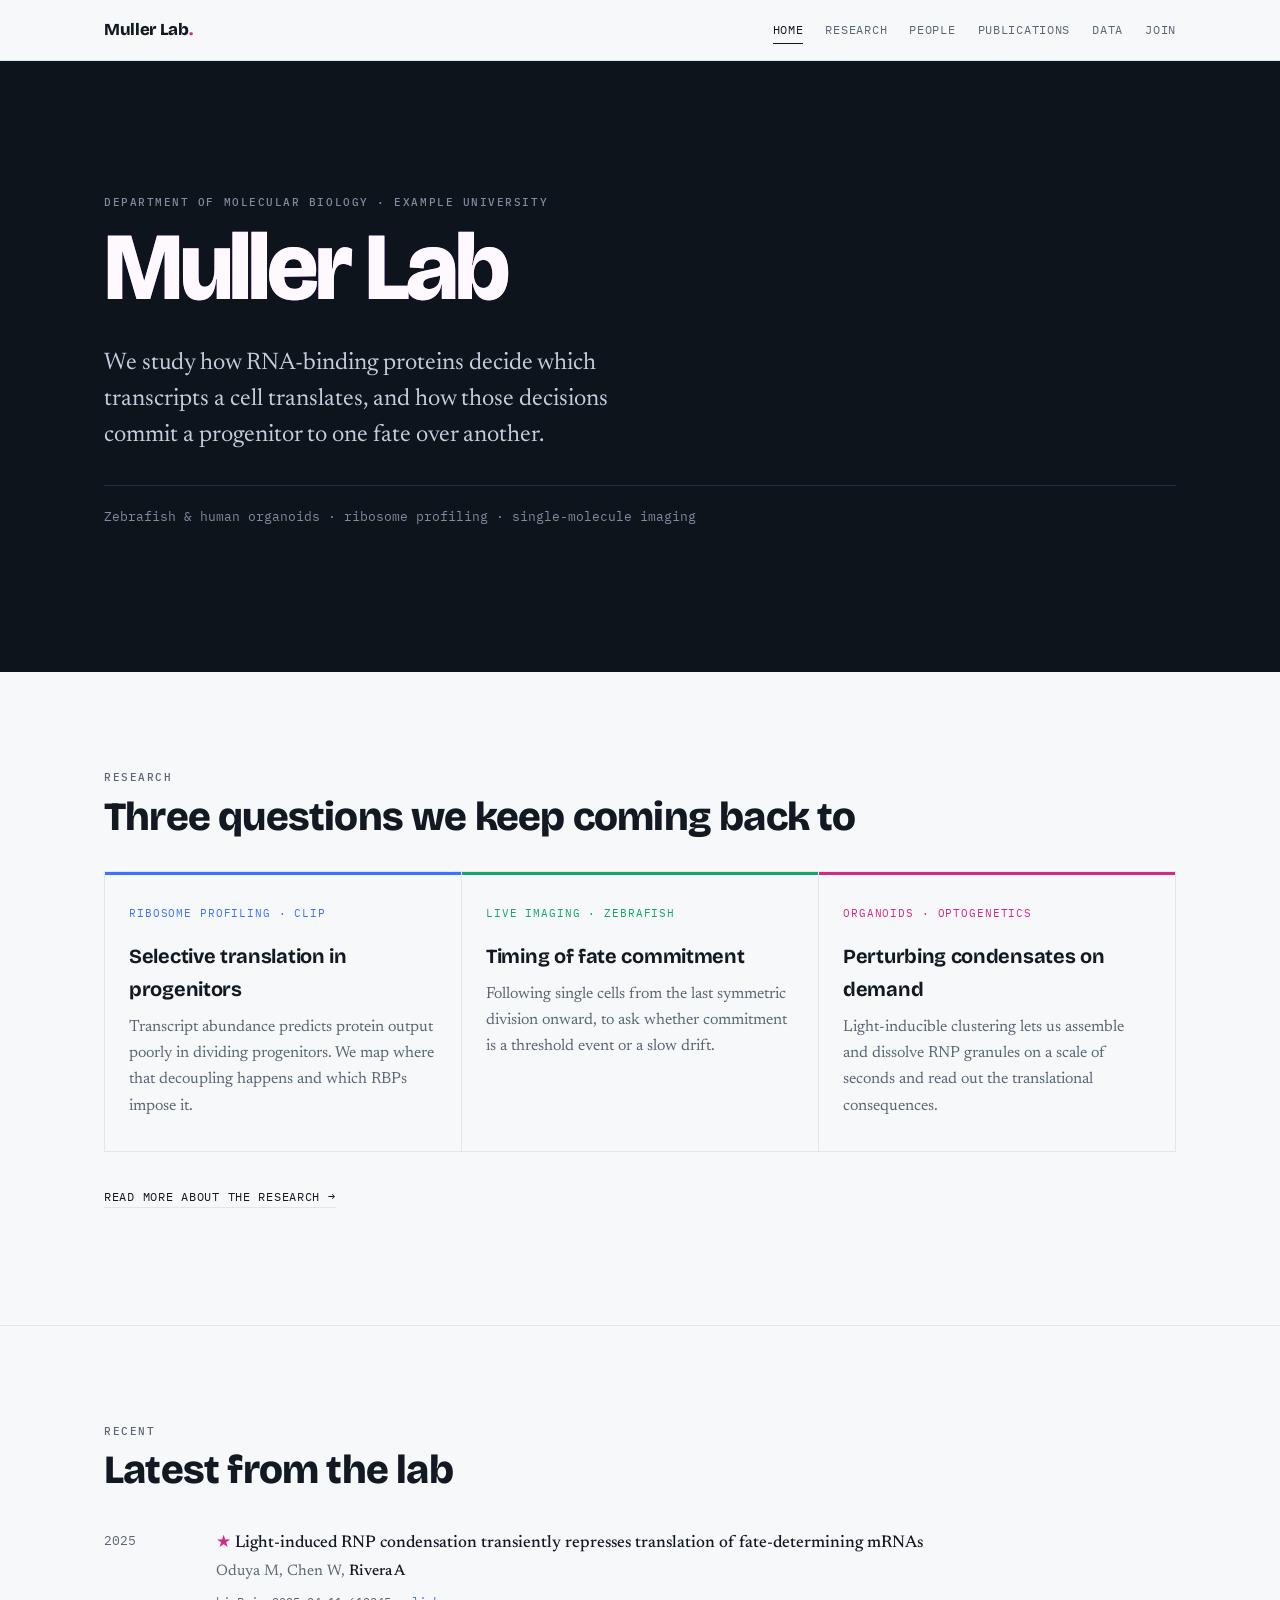
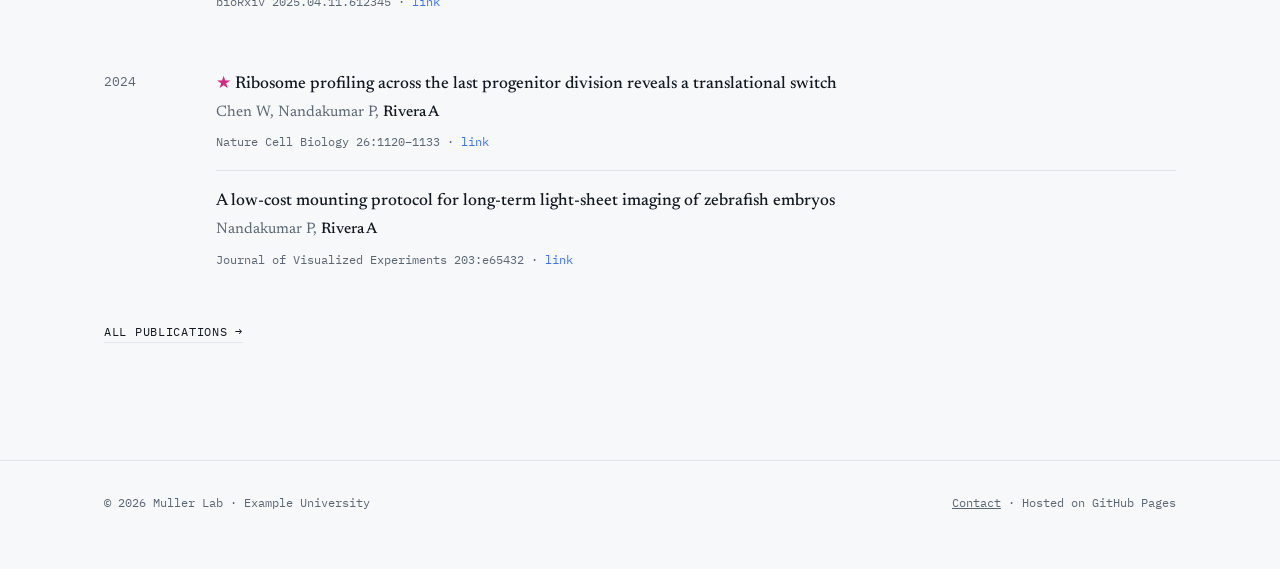
<file: index.html>
<!DOCTYPE html>
<html lang="en">
<head>
<meta charset="utf-8">
<meta name="viewport" content="width=device-width, initial-scale=1">
<title>Muller Lab — RNA regulation in development</title>
<meta name="description" content="The Muller Lab studies how RNA-binding proteins control cell fate decisions during vertebrate development.">
<meta property="og:title" content="Muller Lab">
<meta property="og:description" content="RNA regulation in development.">
<meta property="og:image" content="images/preview.png">
<meta property="og:type" content="website">
<link rel="preconnect" href="https://fonts.gstatic.com" crossorigin>
<link href="https://fonts.googleapis.com/css2?family=Bricolage+Grotesque:opsz,wght@12..96,500;12..96,700;12..96,800&family=Newsreader:ital,opsz,wght@0,6..72,400;0,6..72,500;1,6..72,400&family=IBM+Plex+Mono:wght@400;500&display=swap" rel="stylesheet">
<link rel="stylesheet" href="styles.css">
</head>
<body>

<!-- ===== NAV — identical on all five pages except aria-current ===== -->
<header class="topbar">
  <div class="wrap">
    <a class="brand" href="index.html">Muller Lab<span>.</span></a>
    <nav class="nav" aria-label="Main">
      <a href="index.html" aria-current="page">Home</a>
      <a href="research.html">Research</a>
      <a href="people.html">People</a>
      <a href="publications.html">Publications</a>
      <a href="explore.html">Data</a>
      <a href="join.html">Join</a>
    </nav>
  </div>
</header>

<main>
<div class="hero">
  <div class="wrap">
    <p class="eyebrow">Department of Molecular Biology · Example University</p>
    <h1 class="merge">Muller Lab</h1>
    <p class="hero-lede">We study how RNA-binding proteins decide which transcripts a cell translates, and how those decisions commit a progenitor to one fate over another.</p>
    <p class="hero-meta">Zebrafish &amp; human organoids · ribosome profiling · single-molecule imaging</p>
  </div>
</div>

<section>
  <div class="wrap">
    <p class="eyebrow">Research</p>
    <h2 class="section-title">Three questions we keep coming back to</h2>
    <div class="areas">
      <article class="area" style="--c:var(--ch-blue)">
        <span class="method">Ribosome profiling · CLIP</span>
        <h3>Selective translation in progenitors</h3>
        <p>Transcript abundance predicts protein output poorly in dividing progenitors. We map where that decoupling happens and which RBPs impose it.</p>
      </article>
      <article class="area" style="--c:var(--ch-green)">
        <span class="method">Live imaging · zebrafish</span>
        <h3>Timing of fate commitment</h3>
        <p>Following single cells from the last symmetric division onward, to ask whether commitment is a threshold event or a slow drift.</p>
      </article>
      <article class="area" style="--c:var(--ch-magenta)">
        <span class="method">Organoids · optogenetics</span>
        <h3>Perturbing condensates on demand</h3>
        <p>Light-inducible clustering lets us assemble and dissolve RNP granules on a scale of seconds and read out the translational consequences.</p>
      </article>
    </div>
    <p style="margin-top:2rem"><a class="more" href="research.html">Read more about the research →</a></p>
  </div>
</section>

<section>
  <div class="wrap">
    <p class="eyebrow">Recent</p>
    <h2 class="section-title">Latest from the lab</h2>
    <!-- data-limit="3" shows only the three newest entries from site.js -->
    <div id="pub-list" data-limit="3"></div>
    <p style="margin-top:2rem"><a class="more" href="publications.html">All publications →</a></p>
  </div>
</section>
</main>

<footer>
  <div class="wrap">
    <span>© <span class="js-year"></span> Muller Lab · Example University</span>
    <span><a href="join.html">Contact</a> · Hosted on GitHub Pages</span>
  </div>
</footer>

<script src="site.js"></script>
</body>
</html>
</file>
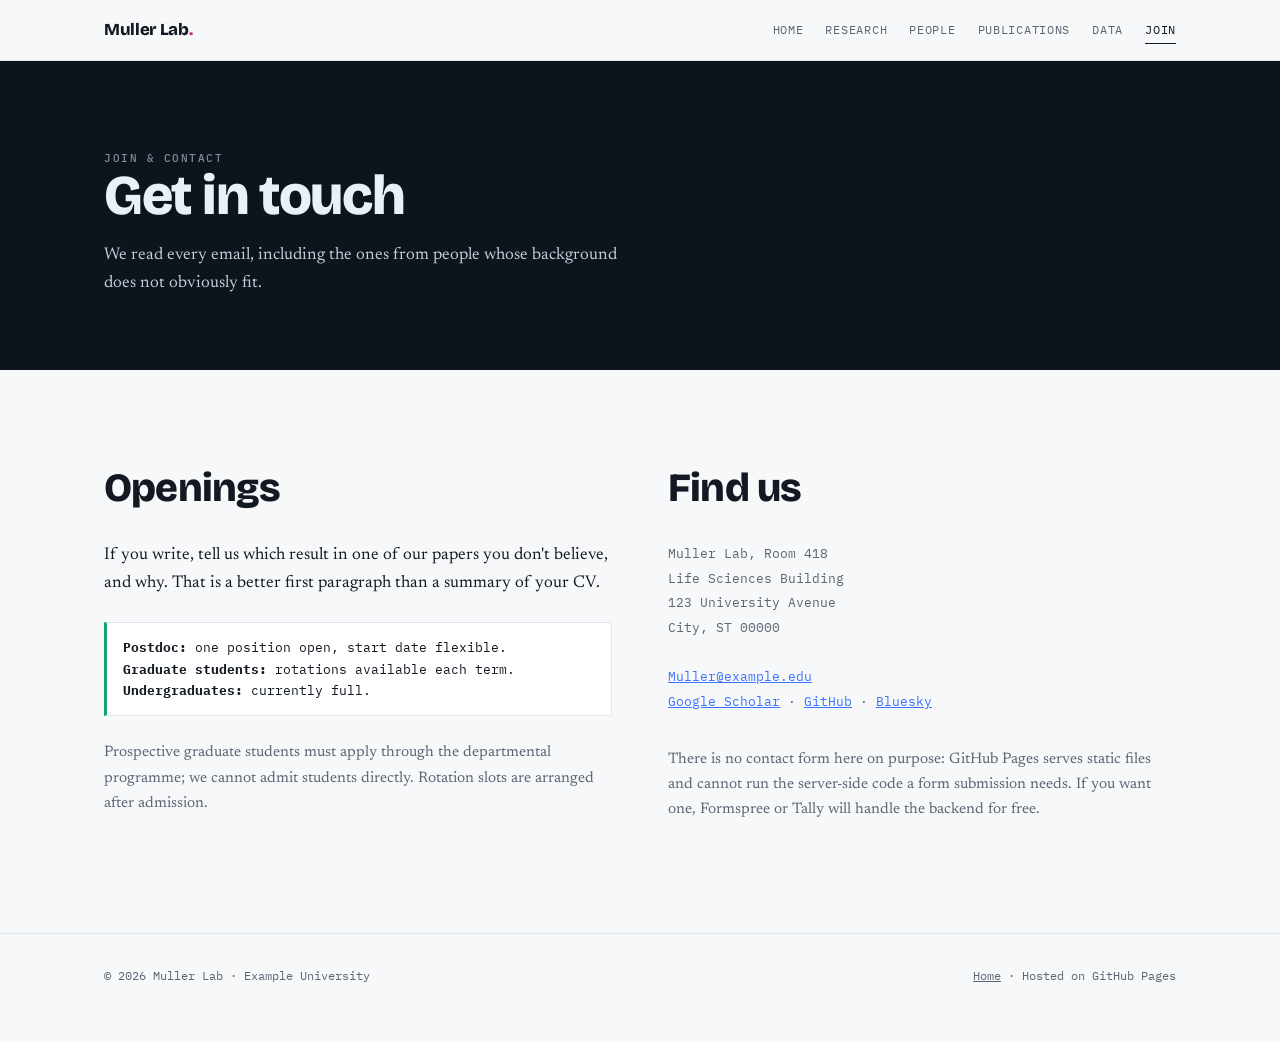
<file: join.html>
<!DOCTYPE html>
<html lang="en">
<head>
<meta charset="utf-8">
<meta name="viewport" content="width=device-width, initial-scale=1">
<title>Join &amp; contact — Muller Lab</title>
<meta name="description" content="Open positions and contact details for the Muller Lab.">
<link rel="preconnect" href="https://fonts.gstatic.com" crossorigin>
<link href="https://fonts.googleapis.com/css2?family=Bricolage+Grotesque:opsz,wght@12..96,500;12..96,700;12..96,800&family=Newsreader:ital,opsz,wght@0,6..72,400;0,6..72,500;1,6..72,400&family=IBM+Plex+Mono:wght@400;500&display=swap" rel="stylesheet">
<link rel="stylesheet" href="styles.css">
</head>
<body>

<header class="topbar">
  <div class="wrap">
    <a class="brand" href="index.html">Muller Lab<span>.</span></a>
    <nav class="nav" aria-label="Main">
      <a href="index.html">Home</a>
      <a href="research.html">Research</a>
      <a href="people.html">People</a>
      <a href="publications.html">Publications</a>
      <a href="explore.html">Data</a>
      <a href="join.html" aria-current="page">Join</a>
    </nav>
  </div>
</header>

<main>
<div class="page-head">
  <div class="wrap">
    <p class="eyebrow">Join &amp; contact</p>
    <h1>Get in touch</h1>
    <p>We read every email, including the ones from people whose background does not obviously fit.</p>
  </div>
</div>

<section>
  <div class="wrap">
    <div class="two-col">
      <div>
        <h2 class="section-title">Openings</h2>
        <p>If you write, tell us which result in one of our papers you don't believe, and why. That is a better first paragraph than a summary of your CV.</p>
        <div class="status">
          <strong>Postdoc:</strong> one position open, start date flexible.<br>
          <strong>Graduate students:</strong> rotations available each term.<br>
          <strong>Undergraduates:</strong> currently full.
        </div>
        <p style="color:var(--ink-soft); font-size:.95rem">Prospective graduate students must apply through the departmental programme; we cannot admit students directly. Rotation slots are arranged after admission.</p>
      </div>
      <div>
        <h2 class="section-title">Find us</h2>
        <address class="addr">
          Muller Lab, Room 418<br>
          Life Sciences Building<br>
          123 University Avenue<br>
          City, ST 00000<br><br>
          <a href="mailto:Muller@example.edu">Muller@example.edu</a><br>
          <a href="https://scholar.google.com/">Google&nbsp;Scholar</a> ·
          <a href="https://github.com/">GitHub</a> ·
          <a href="https://bsky.app/">Bluesky</a>
        </address>
        <p style="color:var(--ink-soft); font-size:.95rem; margin-top:2rem">
          There is no contact form here on purpose: GitHub Pages serves static files and cannot run the server-side code a form submission needs. If you want one, Formspree or Tally will handle the backend for free.
        </p>
      </div>
    </div>
  </div>
</section>
</main>

<footer>
  <div class="wrap">
    <span>© <span class="js-year"></span> Muller Lab · Example University</span>
    <span><a href="index.html">Home</a> · Hosted on GitHub Pages</span>
  </div>
</footer>

<script src="site.js"></script>
</body>
</html>
</file>
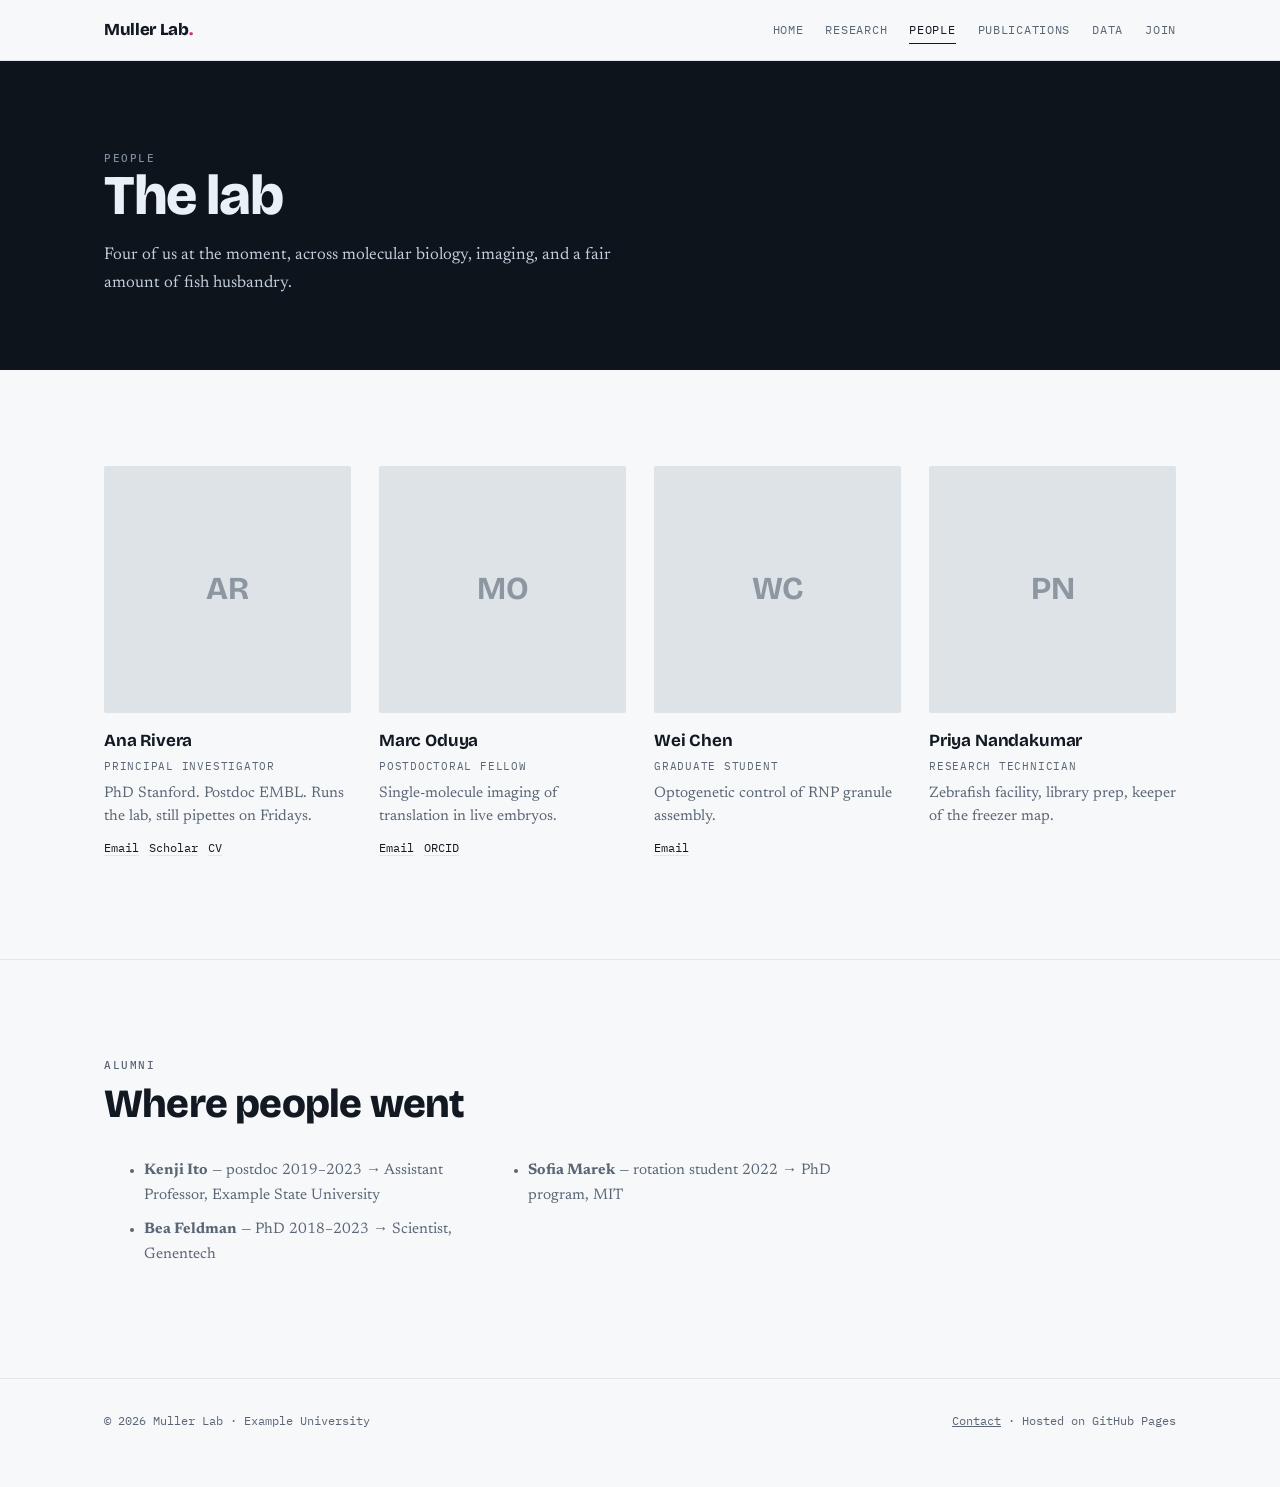
<file: people.html>
<!DOCTYPE html>
<html lang="en">
<head>
<meta charset="utf-8">
<meta name="viewport" content="width=device-width, initial-scale=1">
<title>People — Muller Lab</title>
<meta name="description" content="Members of the Muller Lab.">
<link rel="preconnect" href="https://fonts.gstatic.com" crossorigin>
<link href="https://fonts.googleapis.com/css2?family=Bricolage+Grotesque:opsz,wght@12..96,500;12..96,700;12..96,800&family=Newsreader:ital,opsz,wght@0,6..72,400;0,6..72,500;1,6..72,400&family=IBM+Plex+Mono:wght@400;500&display=swap" rel="stylesheet">
<link rel="stylesheet" href="styles.css">
</head>
<body>

<header class="topbar">
  <div class="wrap">
    <a class="brand" href="index.html">Muller Lab<span>.</span></a>
    <nav class="nav" aria-label="Main">
      <a href="index.html">Home</a>
      <a href="research.html">Research</a>
      <a href="people.html" aria-current="page">People</a>
      <a href="publications.html">Publications</a>
      <a href="explore.html">Data</a>
      <a href="join.html">Join</a>
    </nav>
  </div>
</header>

<main>
<div class="page-head">
  <div class="wrap">
    <p class="eyebrow">People</p>
    <h1>The lab</h1>
    <p>Four of us at the moment, across molecular biology, imaging, and a fair amount of fish husbandry.</p>
  </div>
</div>

<section>
  <div class="wrap">
    <!-- Filled from the PEOPLE array in site.js -->
    <div class="people" id="people-grid"></div>
  </div>
</section>

<section>
  <div class="wrap">
    <p class="eyebrow">Alumni</p>
    <h2 class="section-title">Where people went</h2>
    <ul class="alumni">
      <li><strong>Kenji Ito</strong> — postdoc 2019–2023 → Assistant Professor, Example State University</li>
      <li><strong>Bea Feldman</strong> — PhD 2018–2023 → Scientist, Genentech</li>
      <li><strong>Sofia Marek</strong> — rotation student 2022 → PhD program, MIT</li>
    </ul>
  </div>
</section>
</main>

<footer>
  <div class="wrap">
    <span>© <span class="js-year"></span> Muller Lab · Example University</span>
    <span><a href="join.html">Contact</a> · Hosted on GitHub Pages</span>
  </div>
</footer>

<script src="site.js"></script>
</body>
</html>
</file>
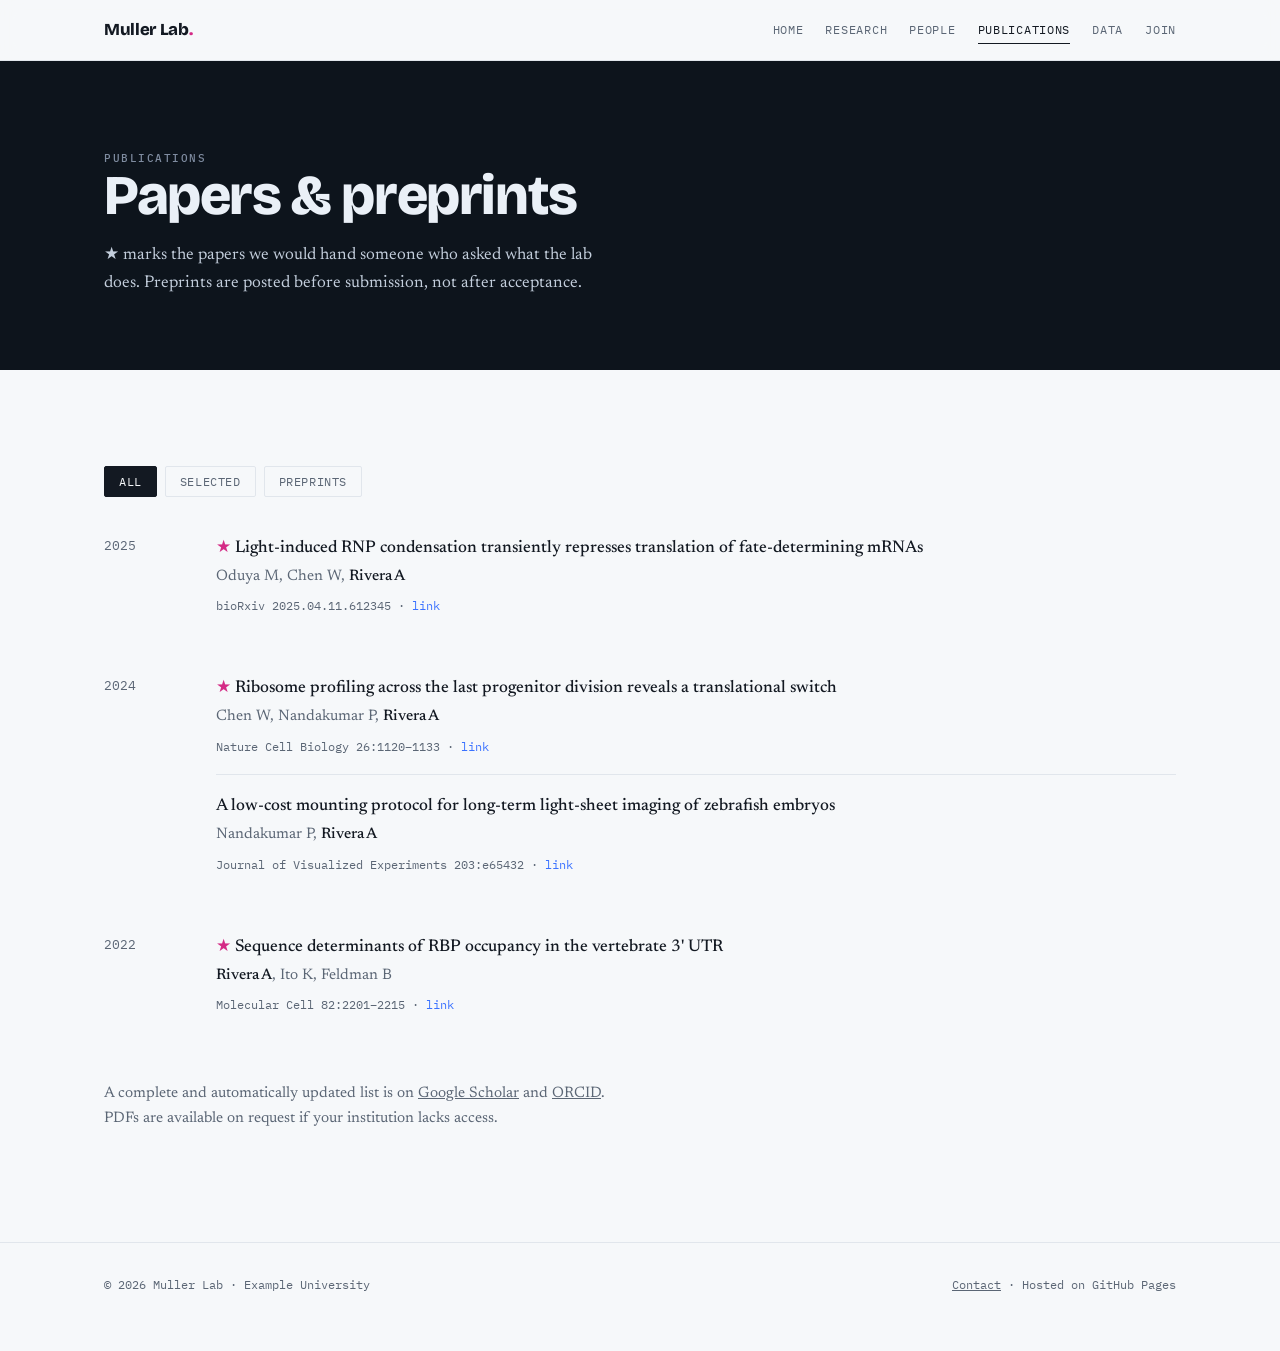
<file: publications.html>
<!DOCTYPE html>
<html lang="en">
<head>
<meta charset="utf-8">
<meta name="viewport" content="width=device-width, initial-scale=1">
<title>Publications — Muller Lab</title>
<meta name="description" content="Papers and preprints from the Muller Lab.">
<link rel="preconnect" href="https://fonts.gstatic.com" crossorigin>
<link href="https://fonts.googleapis.com/css2?family=Bricolage+Grotesque:opsz,wght@12..96,500;12..96,700;12..96,800&family=Newsreader:ital,opsz,wght@0,6..72,400;0,6..72,500;1,6..72,400&family=IBM+Plex+Mono:wght@400;500&display=swap" rel="stylesheet">
<link rel="stylesheet" href="styles.css">
</head>
<body>

<header class="topbar">
  <div class="wrap">
    <a class="brand" href="index.html">Muller Lab<span>.</span></a>
    <nav class="nav" aria-label="Main">
      <a href="index.html">Home</a>
      <a href="research.html">Research</a>
      <a href="people.html">People</a>
      <a href="publications.html" aria-current="page">Publications</a>
      <a href="explore.html">Data</a>
      <a href="join.html">Join</a>
    </nav>
  </div>
</header>

<main>
<div class="page-head">
  <div class="wrap">
    <p class="eyebrow">Publications</p>
    <h1>Papers &amp; preprints</h1>
    <p>★ marks the papers we would hand someone who asked what the lab does. Preprints are posted before submission, not after acceptance.</p>
  </div>
</div>

<section>
  <div class="wrap">
    <div class="pub-filters" id="pub-filters">
      <button data-filter="all" aria-pressed="true">All</button>
      <button data-filter="selected" aria-pressed="false">Selected</button>
      <button data-filter="preprint" aria-pressed="false">Preprints</button>
    </div>
    <!-- No data-limit here, so the full list renders -->
    <div id="pub-list"></div>

    <p style="margin-top:3rem; color:var(--ink-soft); font-size:.95rem; max-width:56ch">
      A complete and automatically updated list is on
      <a href="https://scholar.google.com/">Google Scholar</a> and
      <a href="https://orcid.org/">ORCID</a>. PDFs are available on request if your institution lacks access.
    </p>
  </div>
</section>
</main>

<footer>
  <div class="wrap">
    <span>© <span class="js-year"></span> Muller Lab · Example University</span>
    <span><a href="join.html">Contact</a> · Hosted on GitHub Pages</span>
  </div>
</footer>

<script src="site.js"></script>
</body>
</html>
</file>
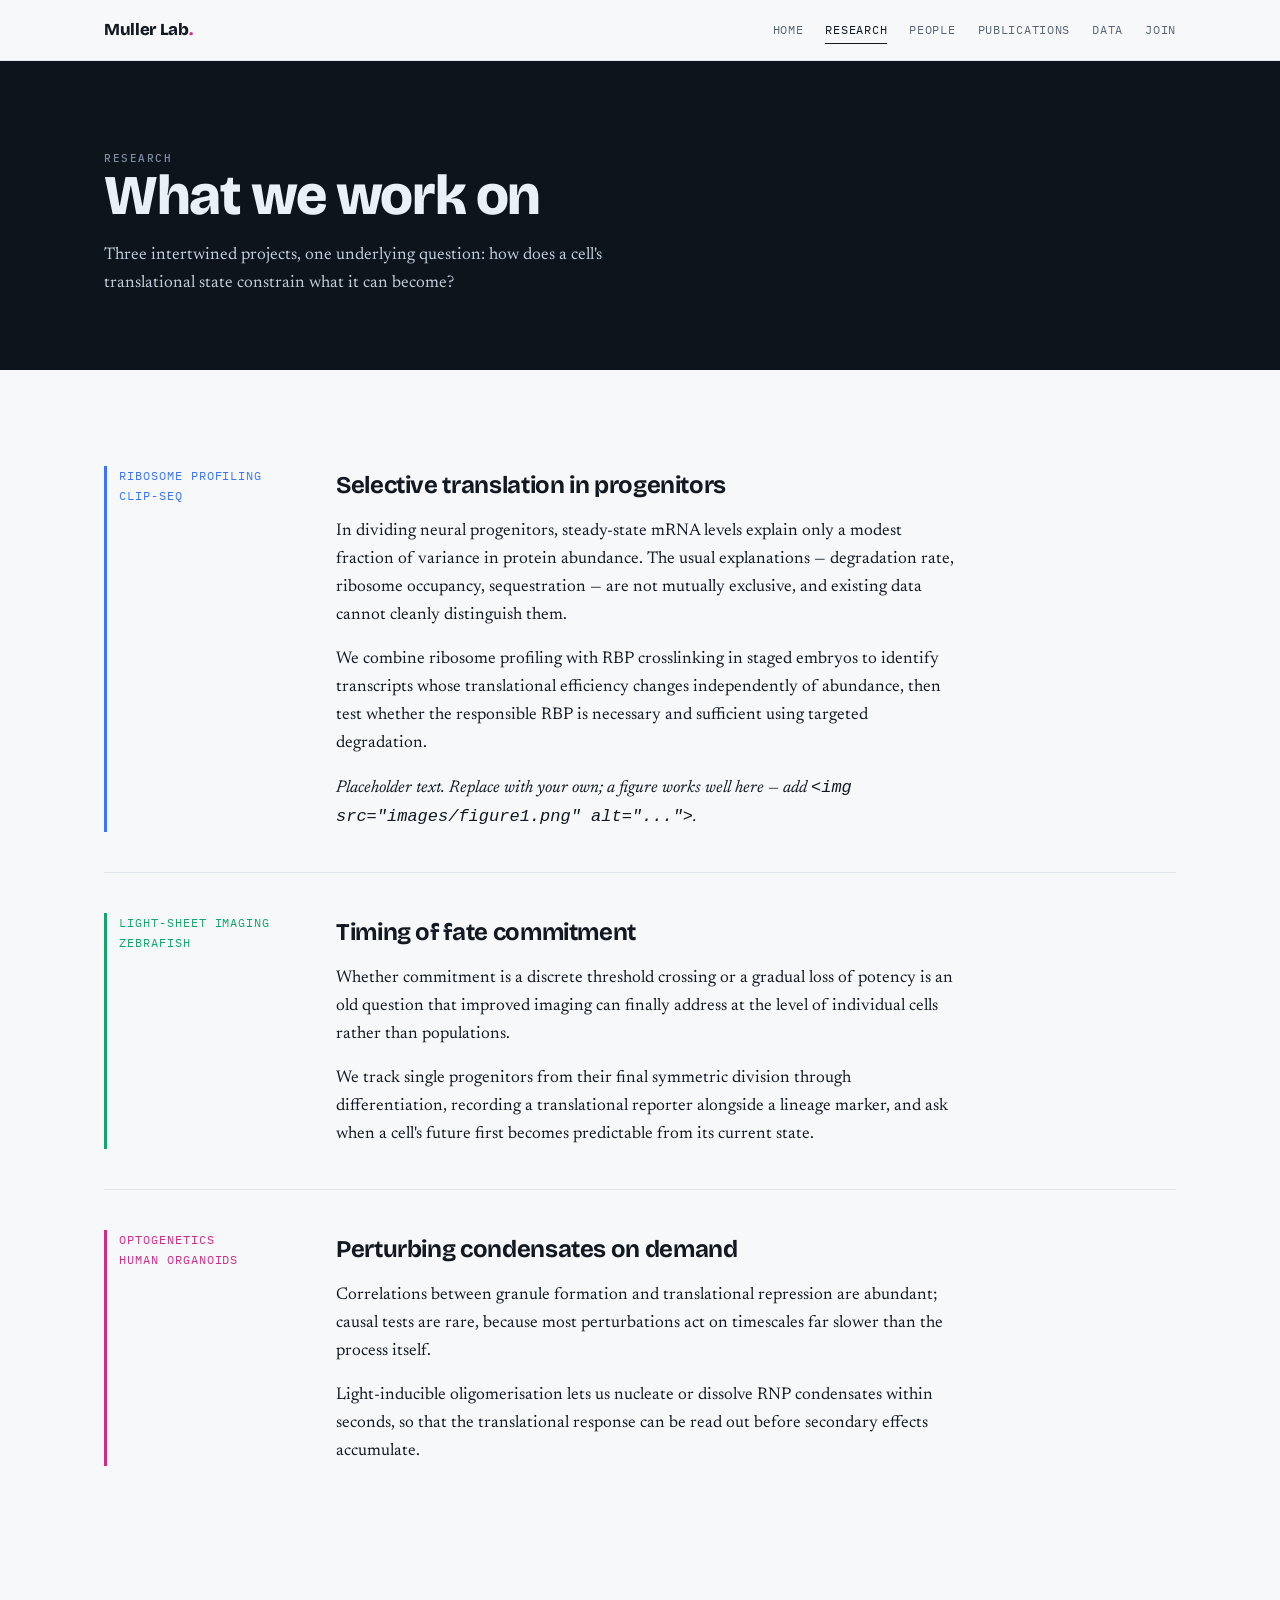
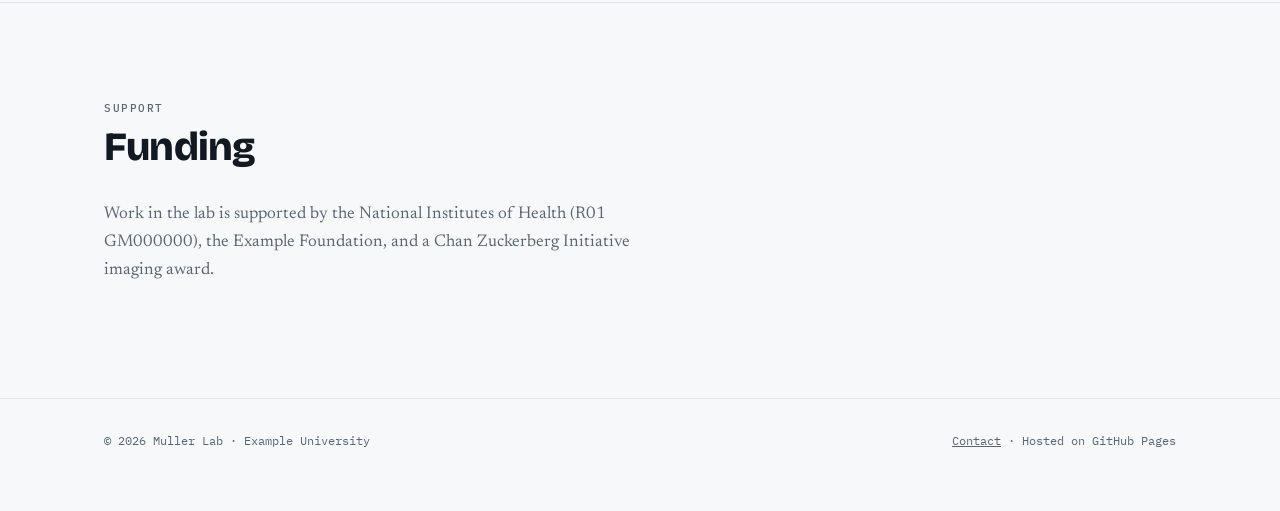
<file: research.html>
<!DOCTYPE html>
<html lang="en">
<head>
<meta charset="utf-8">
<meta name="viewport" content="width=device-width, initial-scale=1">
<title>Research — Muller Lab</title>
<meta name="description" content="Research in the Muller Lab: selective translation, fate commitment timing, and optogenetic control of RNP condensates.">
<link rel="preconnect" href="https://fonts.gstatic.com" crossorigin>
<link href="https://fonts.googleapis.com/css2?family=Bricolage+Grotesque:opsz,wght@12..96,500;12..96,700;12..96,800&family=Newsreader:ital,opsz,wght@0,6..72,400;0,6..72,500;1,6..72,400&family=IBM+Plex+Mono:wght@400;500&display=swap" rel="stylesheet">
<link rel="stylesheet" href="styles.css">
</head>
<body>

<header class="topbar">
  <div class="wrap">
    <a class="brand" href="index.html">Muller Lab<span>.</span></a>
    <nav class="nav" aria-label="Main">
      <a href="index.html">Home</a>
      <a href="research.html" aria-current="page">Research</a>
      <a href="people.html">People</a>
      <a href="publications.html">Publications</a>
      <a href="explore.html">Data</a>
      <a href="join.html">Join</a>
    </nav>
  </div>
</header>

<main>
<div class="page-head">
  <div class="wrap">
    <p class="eyebrow">Research</p>
    <h1>What we work on</h1>
    <p>Three intertwined projects, one underlying question: how does a cell's translational state constrain what it can become?</p>
  </div>
</div>

<section>
  <div class="wrap">

    <!-- One .detail block per project. Duplicate to add another. -->
    <article class="detail" style="--c:var(--ch-blue)">
      <div class="tag">Ribosome profiling<br>CLIP-seq</div>
      <div>
        <h2>Selective translation in progenitors</h2>
        <p>In dividing neural progenitors, steady-state mRNA levels explain only a modest fraction of variance in protein abundance. The usual explanations — degradation rate, ribosome occupancy, sequestration — are not mutually exclusive, and existing data cannot cleanly distinguish them.</p>
        <p>We combine ribosome profiling with RBP crosslinking in staged embryos to identify transcripts whose translational efficiency changes independently of abundance, then test whether the responsible RBP is necessary and sufficient using targeted degradation.</p>
        <p><em>Placeholder text. Replace with your own; a figure works well here — add <code>&lt;img src="images/figure1.png" alt="..."&gt;</code>.</em></p>
      </div>
    </article>

    <article class="detail" style="--c:var(--ch-green)">
      <div class="tag">Light-sheet imaging<br>Zebrafish</div>
      <div>
        <h2>Timing of fate commitment</h2>
        <p>Whether commitment is a discrete threshold crossing or a gradual loss of potency is an old question that improved imaging can finally address at the level of individual cells rather than populations.</p>
        <p>We track single progenitors from their final symmetric division through differentiation, recording a translational reporter alongside a lineage marker, and ask when a cell's future first becomes predictable from its current state.</p>
      </div>
    </article>

    <article class="detail" style="--c:var(--ch-magenta)">
      <div class="tag">Optogenetics<br>Human organoids</div>
      <div>
        <h2>Perturbing condensates on demand</h2>
        <p>Correlations between granule formation and translational repression are abundant; causal tests are rare, because most perturbations act on timescales far slower than the process itself.</p>
        <p>Light-inducible oligomerisation lets us nucleate or dissolve RNP condensates within seconds, so that the translational response can be read out before secondary effects accumulate.</p>
      </div>
    </article>

  </div>
</section>

<section>
  <div class="wrap">
    <p class="eyebrow">Support</p>
    <h2 class="section-title">Funding</h2>
    <p style="max-width:56ch; color:var(--ink-soft)">Work in the lab is supported by the National Institutes of Health (R01 GM000000), the Example Foundation, and a Chan Zuckerberg Initiative imaging award.</p>
  </div>
</section>
</main>

<footer>
  <div class="wrap">
    <span>© <span class="js-year"></span> Muller Lab · Example University</span>
    <span><a href="join.html">Contact</a> · Hosted on GitHub Pages</span>
  </div>
</footer>

<script src="site.js"></script>
</body>
</html>
</file>
<file: styles.css>
/* ============================================================
   Shared stylesheet — every page links to this one file.
   Change a colour here and it changes everywhere.
   ============================================================ */
:root{
  --ink:        #131922;
  --ink-soft:   #5B6675;
  --paper:      #F6F8FA;
  --panel:      #0D141C;
  --rule:       #E1E6EC;

  /* Three "channels", borrowed from fluorescence imaging.
     They colour-code the research areas across the site. */
  --ch-blue:    #3B72FF;
  --ch-green:   #12A66B;
  --ch-magenta: #D42A86;

  --display: "Bricolage Grotesque", "Helvetica Neue", Arial, sans-serif;
  --body:    "Newsreader", Georgia, "Times New Roman", serif;
  --mono:    "IBM Plex Mono", ui-monospace, "SF Mono", Menlo, monospace;

  --wide: 1120px;
}

*,*::before,*::after{box-sizing:border-box}
html{scroll-behavior:smooth; scroll-padding-top:72px}
body{
  margin:0; background:var(--paper); color:var(--ink);
  font-family:var(--body); font-size:1.0625rem; line-height:1.65;
  -webkit-font-smoothing:antialiased;
}
img{max-width:100%; display:block}
a{color:inherit}
.wrap{max-width:var(--wide); margin:0 auto; padding:0 24px}

.eyebrow{
  font-family:var(--mono); font-size:.6875rem; font-weight:500;
  letter-spacing:.14em; text-transform:uppercase; color:var(--ink-soft);
  margin:0 0 .5rem;
}
h2.section-title{
  font-family:var(--display); font-weight:800; font-size:clamp(1.75rem,4vw,2.5rem);
  letter-spacing:-.02em; line-height:1.1; margin:0 0 2rem;
}

/* ---------- top bar (identical markup on every page) ---------- */
.topbar{
  position:sticky; top:0; z-index:50;
  background:rgba(246,248,250,.85); backdrop-filter:blur(10px);
  border-bottom:1px solid var(--rule);
}
.topbar .wrap{display:flex; align-items:center; justify-content:space-between; height:60px; gap:16px}
.brand{font-family:var(--display); font-weight:800; letter-spacing:-.02em; font-size:1.05rem; text-decoration:none}
.brand span{color:var(--ch-magenta)}
.nav{display:flex; gap:22px; flex-wrap:wrap}
.nav a{
  font-family:var(--mono); font-size:.75rem; letter-spacing:.06em; text-transform:uppercase;
  text-decoration:none; color:var(--ink-soft); padding:4px 0; border-bottom:1px solid transparent;
}
.nav a:hover{color:var(--ink); border-bottom-color:var(--ch-magenta)}
/* The tab you are currently on. Set aria-current="page" in the HTML. */
.nav a[aria-current="page"]{color:var(--ink); border-bottom-color:var(--ink)}

/* ---------- home hero ---------- */
.hero{background:var(--panel); color:#EAF0F7; padding:clamp(64px,11vw,132px) 0}
.hero .eyebrow{color:#7F8CA0}
.merge{
  position:relative; display:inline-block;
  font-family:var(--display); font-weight:800;
  font-size:clamp(2.5rem,8.5vw,6rem); line-height:1.02; letter-spacing:-.035em;
  margin:0; color:#EDF3FA; isolation:isolate;
}
.merge::before,.merge::after{
  content:attr(data-text); position:absolute; left:0; top:0;
  mix-blend-mode:screen; pointer-events:none;
}
.merge::before{color:var(--ch-blue);    animation:align-b 1.5s cubic-bezier(.16,.84,.24,1) both}
.merge::after {color:var(--ch-magenta); animation:align-m 1.5s cubic-bezier(.16,.84,.24,1) both .08s}
.merge{animation:align-g 1.5s cubic-bezier(.16,.84,.24,1) both .04s}
@keyframes align-b{from{transform:translate(-.09em,-.05em); opacity:0} to{transform:none; opacity:1}}
@keyframes align-m{from{transform:translate(.09em,.05em);   opacity:0} to{transform:none; opacity:1}}
@keyframes align-g{from{color:var(--ch-green)} to{color:#EDF3FA}}

.hero-lede{
  font-size:clamp(1.125rem,2.2vw,1.5rem); line-height:1.5; color:#C3CEDC;
  max-width:44ch; margin:1.75rem 0 0;
}
.hero-meta{
  font-family:var(--mono); font-size:.8125rem; color:#7F8CA0;
  margin-top:2rem; padding-top:1.25rem; border-top:1px solid #22303F;
}

/* ---------- interior page header (smaller than the home hero) ---------- */
.page-head{background:var(--panel); color:#EAF0F7; padding:clamp(40px,7vw,72px) 0}
.page-head .eyebrow{color:#7F8CA0}
.page-head h1{
  font-family:var(--display); font-weight:800; letter-spacing:-.025em; line-height:1.05;
  font-size:clamp(2rem,5.5vw,3.5rem); margin:0;
}
.page-head p{color:#C3CEDC; max-width:52ch; margin:1rem 0 0}

/* ---------- sections ---------- */
section{padding:clamp(56px,8vw,96px) 0}
section + section{border-top:1px solid var(--rule)}

/* ---------- research areas ---------- */
.areas{display:grid; grid-template-columns:repeat(auto-fit,minmax(260px,1fr)); gap:1px; background:var(--rule); border:1px solid var(--rule)}
.area{background:var(--paper); padding:28px 24px 32px; position:relative; transition:background .2s}
.area::before{content:""; position:absolute; left:0; top:0; height:3px; width:100%; background:var(--c)}
.area:hover{background:#fff}
.area h3{font-family:var(--display); font-weight:700; font-size:1.25rem; letter-spacing:-.015em; margin:.75rem 0 .5rem}
.area .method{font-family:var(--mono); font-size:.6875rem; letter-spacing:.08em; text-transform:uppercase; color:var(--c)}
.area p{margin:0; color:var(--ink-soft); font-size:1rem}

/* Long-form research entry, used on research.html */
.detail{display:grid; grid-template-columns:200px 1fr; gap:32px; padding:40px 0; border-top:1px solid var(--rule)}
.detail:first-of-type{border-top:none; padding-top:0}
.detail .tag{font-family:var(--mono); font-size:.75rem; letter-spacing:.08em; text-transform:uppercase; color:var(--c); border-left:3px solid var(--c); padding-left:12px}
.detail h2{font-family:var(--display); font-weight:700; font-size:1.5rem; letter-spacing:-.015em; margin:0 0 .75rem}
.detail p{margin:0 0 1rem; max-width:62ch}
.detail p:last-child{margin-bottom:0}

/* ---------- people ---------- */
.people{display:grid; grid-template-columns:repeat(auto-fill,minmax(210px,1fr)); gap:36px 28px}
.person .avatar{
  width:100%; aspect-ratio:1; border-radius:2px; object-fit:cover; background:#DDE3EA;
  display:flex; align-items:center; justify-content:center;
  font-family:var(--display); font-weight:700; font-size:2rem; color:#8A97A6;
  filter:grayscale(.25);
}
.person h3{font-family:var(--display); font-weight:700; font-size:1.0625rem; margin:.9rem 0 .1rem; letter-spacing:-.01em}
.person .role{font-family:var(--mono); font-size:.6875rem; letter-spacing:.07em; text-transform:uppercase; color:var(--ink-soft)}
.person p{margin:.5rem 0 .4rem; font-size:.95rem; color:var(--ink-soft); line-height:1.5}
.person .links a{font-family:var(--mono); font-size:.75rem; margin-right:10px; text-decoration:none; border-bottom:1px solid var(--rule)}
.person .links a:hover{border-bottom-color:var(--ch-blue); color:var(--ch-blue)}

.alumni{font-size:.95rem; color:var(--ink-soft); columns:2; column-gap:48px; max-width:760px}
.alumni li{margin-bottom:.5rem; break-inside:avoid}

/* ---------- publications ---------- */
.pub-filters{display:flex; gap:8px; margin-bottom:2rem; flex-wrap:wrap}
.pub-filters button{
  font-family:var(--mono); font-size:.75rem; letter-spacing:.05em; text-transform:uppercase;
  background:none; border:1px solid var(--rule); color:var(--ink-soft);
  padding:7px 14px; cursor:pointer; border-radius:2px;
}
.pub-filters button[aria-pressed="true"]{background:var(--ink); color:var(--paper); border-color:var(--ink)}
.year-block{display:grid; grid-template-columns:88px 1fr; gap:0 24px; align-items:start}
.year-block + .year-block{margin-top:2.25rem}
.year-block .yr{font-family:var(--mono); font-size:.8125rem; color:var(--ink-soft); padding-top:.35rem; position:sticky; top:76px}
.pub{padding:.35rem 0 1.1rem}
.pub + .pub{border-top:1px solid var(--rule); padding-top:1.1rem}
.pub .t{font-weight:500; display:block}
.pub .a{color:var(--ink-soft); font-size:.95rem}
.pub .a b{color:var(--ink); font-weight:500}
.pub .j{font-family:var(--mono); font-size:.75rem; color:var(--ink-soft); display:block; margin-top:.35rem}
.pub .j a{color:var(--ch-blue); text-decoration:none}
.pub .j a:hover{text-decoration:underline}
.pub .star{color:var(--ch-magenta)}

/* ---------- misc ---------- */
.two-col{display:grid; grid-template-columns:1fr 1fr; gap:56px}
.two-col p{max-width:56ch}
.status{
  font-family:var(--mono); font-size:.8125rem; border:1px solid var(--rule);
  border-left:3px solid var(--ch-green); padding:14px 16px; background:#fff; margin:1.5rem 0;
}
.addr{font-style:normal; font-family:var(--mono); font-size:.8125rem; line-height:1.9; color:var(--ink-soft)}
.addr a{color:var(--ch-blue)}
.more{
  font-family:var(--mono); font-size:.75rem; letter-spacing:.06em; text-transform:uppercase;
  text-decoration:none; border-bottom:1px solid var(--rule); padding-bottom:3px;
}
.more:hover{border-bottom-color:var(--ch-magenta); color:var(--ch-magenta)}

footer{border-top:1px solid var(--rule); padding:32px 0 56px; font-family:var(--mono); font-size:.75rem; color:var(--ink-soft)}
footer .wrap{display:flex; justify-content:space-between; gap:16px; flex-wrap:wrap}
footer a{color:inherit}

:focus-visible{outline:2px solid var(--ch-magenta); outline-offset:3px}

@media (max-width:720px){
  .two-col{grid-template-columns:1fr; gap:32px}
  .detail{grid-template-columns:1fr; gap:12px}
  .year-block{grid-template-columns:1fr; gap:4px}
  .year-block .yr{position:static}
  .alumni{columns:1}
}
@media (prefers-reduced-motion:reduce){
  html{scroll-behavior:auto}
  *,*::before,*::after{animation:none !important; transition:none !important}
  .merge{color:#EDF3FA}
}
</file>
